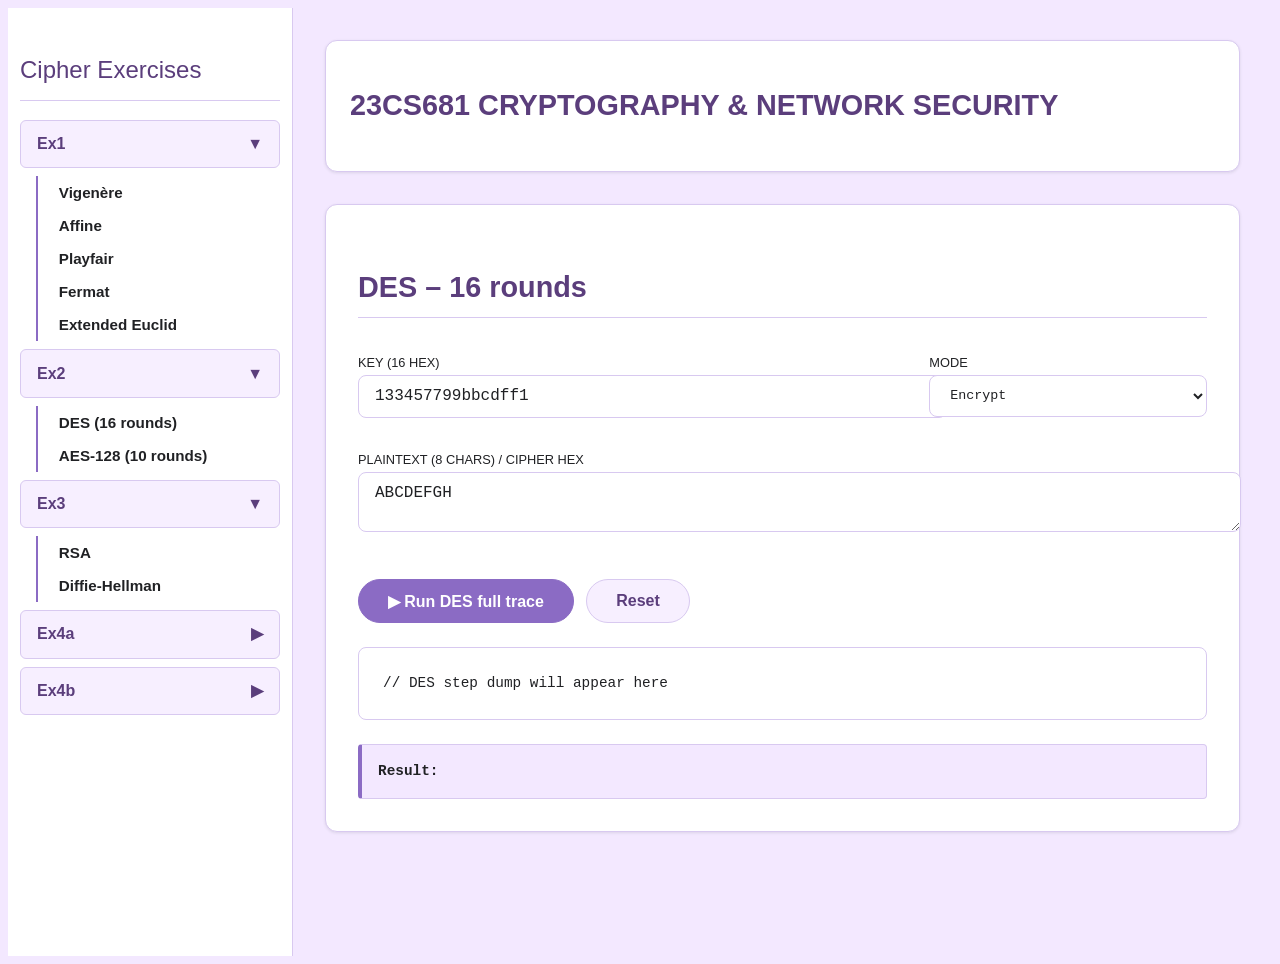
<file: index.html>
<!DOCTYPE html>
<html lang="en">
<head>
    <meta charset="UTF-8">
    <meta name="viewport" content="width=device-width, initial-scale=1.0">
    <title>DES · AES · Classical · RSA · complete step‑by‑step</title>
    <style>
        body {
            background: #f3e8ff;
            font-family: 'Roboto', sans-serif;
            color: #202124;
            line-height: 1.5;
        }
        .app {
            display: flex;
            max-width: 1600px;
            margin: 0 auto;
        }
        .sidebar {
            width: 260px;
            background: #ffffff;
            border-right: 1px solid #d8c9f0;
            padding: 1.5rem 0.75rem;
            flex-shrink: 0;
            height: 100vh;
            overflow-y: auto;
            position: sticky;
            top: 0;
        }
        .sidebar h2 {
            color: #5b3e7c;
            border-bottom: 1px solid #d8c9f0;
            padding-bottom: 0.75rem;
            margin-bottom: 1.2rem;
            font-weight: 500;
        }
        .ex-header {
            background: #f7efff;
            border: 1px solid #d8c9f0;
            padding: 0.7rem 1rem;
            border-radius: 6px;
            display: flex;
            justify-content: space-between;
            cursor: pointer;
            margin: 0.5rem 0;
            font-weight: 600;
            color: #5b3e7c;
        }
        .submenu {
            margin-left: 1rem;
            border-left: 2px solid #8b6bc4;
            padding-left: 0.5rem;
            display: none;
        }
        .submenu.show { display: block; }
        .cipher-btn {
            width: 100%;
            background: transparent;
            border: none;
            text-align: left;
            padding: 0.5rem 0.8rem;
            color: #202124;
            border-radius: 4px;
            cursor: pointer;
            font-size: 0.95rem;
        }
        .cipher-btn:hover { background: #ede2ff; color: #5b3e7c; }
        .cipher-btn.active {
            background: #ede2ff;
            border-left: 4px solid #8b6bc4;
            color: #5b3e7c;
        }
        .main {
            flex: 1;
            padding: 2rem;
            max-width: 1200px;
        }
        .header-panel {
            background: #ffffff;
            border: 1px solid #d8c9f0;
            padding: 1.5rem;
            border-radius: 12px;
            margin-bottom: 2rem;
            box-shadow: 0 1px 3px rgba(60, 64, 67, 0.12);
        }
        .header-panel h1 { color: #5b3e7c; font-size: 1.8rem; font-weight: 600; }
        .header-row { display: flex; gap: 2rem; color: #5f6368; margin-top: 0.5rem; }
        .cipher-box {
            background: #ffffff;
            border: 1px solid #d8c9f0;
            padding: 2rem;
            border-radius: 12px;
            margin-top: 1.5rem;
            display: none;
            box-shadow: 0 1px 3px rgba(60, 64, 67, 0.12);
        }
        .cipher-box.active { display: block; }
        h3 { color: #5b3e7c; font-size: 1.8rem; margin-bottom: 1.2rem; border-bottom: 1px solid #d8c9f0; padding-bottom: 0.5rem; }
        label { display: block; color: #202124; text-transform: uppercase; font-size: 0.8rem; margin: 1rem 0 0.2rem; }
        input, textarea {
            width: 100%;
            padding: 0.75rem;
            border: 1px solid #d8c9f0;
            border-radius: 4px;
            font-size: 1rem;
            margin-bottom: 1rem;
            background: #ffffff;
        }
        .btn-group {
            display: flex;
            gap: 1rem;
            margin-top: 1rem;
        }
        button {
            padding: 0.75rem 1.5rem;
            border: none;
            border-radius: 4px;
            cursor: pointer;
            font-size: 1rem;
            font-weight: 500;
            background: #f7efff;
            color: #5b3e7c;
        }
        .primary {
            background: #8b6bc4;
            color: #ffffff;
        }
        .primary:hover { background: #7b5bbf; }
        .steps-panel, .result-box {
            background: #ffffff;
            border: 1px solid #d8c9f0;
            padding: 1rem;
            border-radius: 4px;
            margin-top: 1rem;
            font-family: 'Courier New', monospace;
            font-size: 0.9rem;
            white-space: pre-wrap;
            max-height: 400px;
            overflow-y: auto;
        }
        .matrix-cell {
            display: inline-block;
            width: 30px;
            height: 30px;
            border: 1px solid #d8c9f0;
            text-align: center;
            line-height: 30px;
            margin: 2px;
            background: #ffffff;
            border-radius: 4px;
        }
        input, textarea, select {
            width: 100%;
            background: #ffffff;
            border: 1px solid #d8c9f0;
            color: #202124;
            padding: 0.7rem 1rem;
            border-radius: 8px;
            font-family: 'Courier New', monospace;
        }
        .btn-group { display: flex; gap: 0.8rem; flex-wrap: wrap; margin: 1.5rem 0; }
        button {
            background: #f7efff;
            border: 1px solid #d8c9f0;
            color: #5b3e7c;
            padding: 0.7rem 1.8rem;
            border-radius: 30px;
            font-weight: 600;
            cursor: pointer;
        }
        button.primary { background: #8b6bc4; border-color: #8b6bc4; color: white; }
        .steps-panel {
            background: #ffffff;
            border: 1px solid #d8c9f0;
            border-radius: 8px;
            padding: 1.5rem;
            font-family: 'Courier New', monospace;
            white-space: pre-wrap;
            line-height: 1.6;
            max-height: 700px;
            overflow: auto;
            margin: 1.5rem 0;
        }
        .result-box {
            background: #f3e8ff;
            border-left: 4px solid #8b6bc4;
            padding: 1rem;
            font-weight: bold;
        }
        .matrix-display {
            display: grid;
            grid-template-columns: repeat(4, 1fr);
            gap: 6px;
            background: #f7efff;
            padding: 10px;
            border-radius: 8px;
            margin: 8px 0;
            font-family: 'Courier New', monospace;
        }
        .matrix-cell {
            background: #ffffff;
            border: 1px solid #d8c9f0;
            text-align: center;
            padding: 4px;
            border-radius: 4px;
        }
        .key-row { background: #f3e8ff; padding: 0.8rem; margin: 0.5rem 0; border-left: 6px solid #8b6bc4; }
        table { width: 100%; border-collapse: collapse; margin: 10px 0; background: #ffffff; }
        th, td { border: 1px solid #cbd5e1; padding: 6px; text-align: center; color: #1e293b; }
        th { background: #ece0ff; }
    </style>
</head>
<body>
<div class="app">
    <div class="sidebar">
        <h2> Cipher Exercises</h2>
        <div class="ex-group">
            <div class="ex-header" onclick="toggleSub(this)">Ex1<span class="arrow">▼</span></div>
            <div class="submenu show">
                <button class="cipher-btn" onclick="showCipher('vigenere')">Vigenère</button>
                <button class="cipher-btn" onclick="showCipher('affine')">Affine</button>
                <button class="cipher-btn" onclick="showCipher('playfair')">Playfair</button>
                <button class="cipher-btn" onclick="showCipher('fermat')">Fermat</button>
                <button class="cipher-btn" onclick="showCipher('euclid')">Extended Euclid</button>
            </div>
        </div>
        <div class="ex-group">
            <div class="ex-header" onclick="toggleSub(this)">Ex2<span class="arrow">▼</span></div>
            <div class="submenu show">
                <button class="cipher-btn" onclick="showCipher('des')">DES (16 rounds)</button>
                <button class="cipher-btn" onclick="showCipher('aes')">AES-128 (10 rounds)</button>
            </div>
        </div>
        <div class="ex-group">
            <div class="ex-header" onclick="toggleSub(this)">Ex3<span class="arrow">▼</span></div>
            <div class="submenu show">
                <!-- Replaced the two placeholder buttons with one full RSA button -->
                <button class="cipher-btn" onclick="showCipher('rsa')">RSA </button>
            </div>
            <div class="submenu show">
                <button class="cipher-btn" onclick="showCipher('diffie')">Diffie-Hellman</button>
            </div>
        </div>
                <div class="ex-group">
            <div class="ex-header" onclick="toggleSub(this)">Ex4a <span class="arrow">▶</span></div>
            <div class="submenu">
                <button class="cipher-btn" onclick="showCipher('md5')">MD5</button>
            </div>
        </div>
        <div class="ex-group">
            <div class="ex-header" onclick="toggleSub(this)">Ex4b <span class="arrow">▶</span></div>
            <div class="submenu">
                <button class="cipher-btn" onclick="showCipher('cmac')">CMAC</button>
            </div>
            
        </div>


    </div>

    <div class="main">
        <div class="header-panel">
            <h1>23CS681 CRYPTOGRAPHY & NETWORK SECURITY</h1>
                </div>

        <!-- ========== EX1: CLASSICAL  ========== -->
        <!-- Vigenère -->
        <div id="vigenere-box" class="cipher-box">
            <h3>Vigenère Cipher</h3>
            <label>Plaintext</label><input id="vig-text" value="CIPHER">
            <label>Key (letters only)</label><input id="vig-key" value="KEY">
            <button class="primary" onclick="vigenereEncrypt()">Encrypt</button>
            <button onclick="vigenereDecrypt()">Decrypt</button>
            <div id="vig-steps" class="steps-panel">// Vigenère steps</div>
            <div id="vig-out" class="result-box">Result: </div>
        </div>

        <!-- Affine -->
        <div id="affine-box" class="cipher-box">
            <h3>Affine Cipher (encrypt only)</h3>
            <label>a (must be coprime to 26)</label><input id="aff-a" value="9">
            <label>b</label><input id="aff-b" value="6">
            <label>Plaintext (A-Z)</label><textarea id="aff-text" rows="2">HELLO</textarea>
            <button class="primary" onclick="affineEncrypt()">Encrypt</button>
            <div id="aff-steps" class="steps-panel">// Affine steps</div>
            <div id="aff-out" class="result-box">Result: </div>
        </div>

        <!-- Playfair -->
        <div id="playfair-box" class="cipher-box">
            <h3>Playfair Cipher (5x5 matrix)</h3>
            <label>Keyword</label><input id="pf-key" value="MONARCHY">
            <label>Plaintext (A-Z, no J)</label><textarea id="pf-text" rows="2">INSTRUMENTS</textarea>
            <button class="primary" onclick="playfairEncrypt()">Encrypt</button>
            <div id="pf-matrix" class="matrix-display"></div>
            <div id="pf-steps" class="steps-panel">// Playfair steps</div>
            <div id="pf-out" class="result-box">Result: </div>
        </div>

        <!-- Fermat -->
        <div id="fermat-box" class="cipher-box">
            <h3>Fermat's Little Theorem</h3>
            <label>Prime p</label><input id="fer-p" value="13">
            <label>Integer a (not multiple of p)</label><input id="fer-a" value="5">
            <button class="primary" onclick="fermatCalc()">Compute a^(p-1) mod p</button>
            <div id="fer-steps" class="steps-panel">// Fermat steps</div>
            <div id="fer-out" class="result-box">Result: </div>
        </div>

        <!-- Extended Euclid -->
        <div id="euclid-box" class="cipher-box">
            <h3>Extended Euclidean Algorithm</h3>
            <label>a</label><input id="euc-a" value="5432">
            <label>b</label><input id="euc-b" value="46">
            <button class="primary" onclick="computeEuclid()">Compute GCD & coefficients</button>
            <div id="euc-steps" class="steps-panel">// Extended Euclid steps</div>
            <div id="euc-out" class="result-box">Result: </div>
        </div>

        <!-- ========== EX2: DES  ========== -->
        <div id="des-box" class="cipher-box active">
            <h3>DES – 16 rounds </h3>
            <div style="display:flex; gap:1rem;">
                <div style="flex:2"><label>Key (16 hex)</label><input id="des-key" value="133457799bbcdff1"></div>
                <div style="flex:1"><label>Mode</label><select id="des-mode"><option value="encrypt">Encrypt</option><option value="decrypt">Decrypt</option></select></div>
            </div>
            <label>Plaintext (8 chars) / cipher hex</label><textarea id="des-input" rows="2">ABCDEFGH</textarea>
            <div class="btn-group">
                <button class="primary" onclick="runDesFullTrace()">▶ Run DES full trace</button>
                <button onclick="resetDesTrace()">Reset</button>
            </div>
            <div id="des-steps" class="steps-panel">// DES step dump will appear here</div>
            <div id="des-out" class="result-box">Result: </div>
        </div>

        <!-- ========== EX2: AES-128  ========== -->
        <div id="aes-box" class="cipher-box">
            <h3>AES-128 – 10 rounds </h3>
            <div style="display:flex; gap:1rem;">
                <div style="flex:2"><label>Key (32 hex)</label><input id="aes-key" value="2b7e151628aed2a6abf7158809cf4f3c"></div>
                <div style="flex:1"><label>Mode</label><select id="aes-mode"><option value="encrypt">Encrypt</option><option value="decrypt">Decrypt</option></select></div>
            </div>
            <label>Plaintext (16 bytes) / cipher hex</label><textarea id="aes-input" rows="2">Hello, AES-128!</textarea>
            <div class="btn-group">
                <button class="primary" onclick="runAesFullTrace()">▶ Run AES full trace</button>
                <button onclick="resetAesTrace()">Reset</button>
            </div>
            <div id="aes-steps" class="steps-panel">// AES step dump (matrix & MixColumns detail) will appear here</div>
            <div id="aes-out" class="result-box">Result: </div>
        </div>

        <!-- ========== EX3: RSA  ========== -->
        <div id="rsa-box" class="cipher-box">
            <h3>RSA </h3>
            <label>Prime p</label><input id="rsa-p" value="61">
            <label>Prime q</label><input id="rsa-q" value="53">
            <label>Select e (coprime to φ)</label><input id="rsa-e" value="17">
            <label>Message (number or text)</label><textarea id="rsa-m" rows="2">HELLO</textarea>
            <button class="primary" onclick="runRSA()">▶ Run RSA full trace</button>
            <div id="rsa-steps" class="steps-panel">// RSA steps will appear here</div>
            <div id="rsa-out" class="result-box">Result: </div>
        </div>

        <!-- ========== EX4: DIFFIE-HELLMAN ========== -->
        <div id="diffie-box" class="cipher-box">
            <h3>Diffie-Hellman Key Exchange</h3>
            <label>Public Prime (P)</label><input id="dh-p" value="23">
            <label>Primitive Root (G)</label><input id="dh-g" value="5">
            <label>Alice's Private Key (a)</label><input id="dh-a" value="6">
            <label>Bob's Private Key (b)</label><input id="dh-b" value="15">
            <div class="btn-group">
                <button class="primary" onclick="runDiffieHellman()">Exchange Keys</button>
                <button onclick="resetDiffieHellman()">Reset</button>
            </div>
            <div id="dh-steps" class="steps-panel">// Diffie-Hellman steps will appear here</div>
            <div id="dh-out" class="result-box">Result: </div>
        </div>

        <!-- ========== EX4: CMAC ========== -->
        <div id="cmac-box" class="cipher-box">
            <h3>Message Authentication Code - CMAC</h3>
            <label>Message</label><input id="cmac-message" value="hello">
            <label>AES-128 Key (32 hex)</label><input id="cmac-key" value="2b7e151628aed2a6abf7158809cf4f3c">
            <div class="btn-group">
                <button class="primary" onclick="computeCMACUI()">Compute CMAC</button>
                <button onclick="resetCMAC()">Reset</button>
            </div>
            <div id="cmac-steps" class="steps-panel">// CMAC steps will appear here</div>
            <div id="cmac-out" class="result-box">Result: </div>
        </div>

        <!-- ========== EX5: MD5 ========== -->
        <div id="md5-box" class="cipher-box">
            <h3>MD5 Hash Function</h3>
            <label>Message</label><input id="md5-message" value="hello world">
            <div class="btn-group">
                <button class="primary" onclick="computeMD5UI()">Compute Hash</button>
                <button onclick="resetMD5()">Reset</button>
            </div>
            <div id="md5-steps" class="steps-panel">// MD5 steps will appear here</div>
            <div id="md5-out" class="result-box">Result: </div>
        </div>
    </div>
</div>

<script>
    // ---------- SIDEBAR HELPERS ----------
    function toggleSub(header) {
        let s = header.nextElementSibling;
        s.classList.toggle('show');
        header.querySelector('.arrow').textContent = s.classList.contains('show') ? '▼' : '▶';
    }
    function showCipher(name) {
        document.querySelectorAll('.cipher-box').forEach(b => b.classList.remove('active'));
        document.getElementById(name + '-box')?.classList.add('active');
        document.querySelectorAll('.cipher-btn').forEach(b => b.classList.remove('active'));
        event.target.classList.add('active');
        let names = {
            vigenere: 'Vigenère', affine: 'Affine', playfair: 'Playfair',
            fermat: 'Fermat', euclid: 'Euclid', des: 'DES (full trace)', aes: 'AES-128', cmac: 'CMAC',
            rsa: 'RSA (full step‑by‑step)', md5: 'MD5 Hash Function'
        };
        document.getElementById('current-ex').innerText =
            name === 'diffie' ? 'Diffie-Hellman Key Exchange' : (names[name] || name);
    }

    // ############################################################
    // # EX1: CLASSICAL CIPHERS 
    // ############################################################

    // ---------- Vigenère ----------
    function vigenereEncrypt() {
        let text = document.getElementById('vig-text').value.toUpperCase().replace(/[^A-Z]/g, '');
        let key = document.getElementById('vig-key').value.toUpperCase().replace(/[^A-Z]/g, '');
        if (!key) { alert('Invalid key'); return; }
        let steps = 'Vigenère encryption:\nText: ' + text + '\nKey: ' + key + '\n\n';
        let result = '';
        for (let i = 0; i < text.length; i++) {
            let t = text.charCodeAt(i) - 65;
            let k = key.charCodeAt(i % key.length) - 65;
            let c = (t + k) % 26;
            result += String.fromCharCode(c + 65);
            steps += `${text[i]} (${t}) + ${key[i % key.length]} (${k}) = ${c} → ${result[i]}\n`;
        }
        document.getElementById('vig-steps').innerText = steps;
        document.getElementById('vig-out').innerText = 'Ciphertext: ' + result;
    }
    function vigenereDecrypt() {
        let text = document.getElementById('vig-text').value.toUpperCase().replace(/[^A-Z]/g, '');
        let key = document.getElementById('vig-key').value.toUpperCase().replace(/[^A-Z]/g, '');
        if (!key) { alert('Invalid key'); return; }
        let steps = 'Vigenère decryption:\nCipher: ' + text + '\nKey: ' + key + '\n\n';
        let result = '';
        for (let i = 0; i < text.length; i++) {
            let c = text.charCodeAt(i) - 65;
            let k = key.charCodeAt(i % key.length) - 65;
            let p = (c - k + 26) % 26;
            result += String.fromCharCode(p + 65);
            steps += `${text[i]} (${c}) - ${key[i % key.length]} (${k}) = ${p} → ${result[i]}\n`;
        }
        document.getElementById('vig-steps').innerText = steps;
        document.getElementById('vig-out').innerText = 'Plaintext: ' + result;
    }

    // ---------- Affine ----------
    function affineEncrypt() {
        let a = parseInt(document.getElementById('aff-a').value);
        let b = parseInt(document.getElementById('aff-b').value);
        let text = document.getElementById('aff-text').value.toUpperCase().replace(/[^A-Z]/g, '');
        if (!text) return;
        function gcd(x,y) { return y ? gcd(y, x % y) : x; }
        if (gcd(a,26) !== 1) { alert('a must be coprime to 26'); return; }
        let steps = `Affine encryption: E(x) = (${a}*x + ${b}) mod 26\n\n`;
        let result = '';
        for (let i = 0; i < text.length; i++) {
            let x = text.charCodeAt(i) - 65;
            let val = (a * x + b) % 26;
            result += String.fromCharCode(val + 65);
            steps += `${text[i]} (x=${x}) → (${a}*${x}+${b}) mod 26 = ${val} → ${result[i]}\n`;
        }
        document.getElementById('aff-steps').innerText = steps;
        document.getElementById('aff-out').innerText = 'Ciphertext: ' + result;
    }

    // ---------- Playfair ----------
    function playfairEncrypt() {
        let key = document.getElementById('pf-key').value.toUpperCase().replace(/[^A-Z]/g, '').replace(/J/g, 'I');
        let plain = document.getElementById('pf-text').value.toUpperCase().replace(/[^A-Z]/g, '').replace(/J/g, 'I');
        if (!key || !plain) return;

        let seen = new Set();
        let matrix = [];
        let all = key + 'ABCDEFGHIKLMNOPQRSTUVWXYZ';
        for (let ch of all) {
            if (!seen.has(ch) && ch >= 'A' && ch <= 'Z' && ch !== 'J') {
                seen.add(ch);
                matrix.push(ch);
            }
        }
        let matHtml = '';
        for (let r = 0; r < 5; r++) {
            for (let c = 0; c < 5; c++) {
                matHtml += `<div class="matrix-cell">${matrix[r*5 + c]}</div>`;
            }
        }
        document.getElementById('pf-matrix').innerHTML = matHtml;

        let pairs = [];
        for (let i = 0; i < plain.length; i += 2) {
            let a = plain[i];
            let b = (i+1 < plain.length) ? plain[i+1] : 'X';
            if (a === b) b = 'X';
            pairs.push([a, b]);
        }

        let steps = 'Playfair matrix built.\n\nDigraphs:\n';
        let result = '';
        for (let [a,b] of pairs) {
            steps += `${a}${b} → `;
            let r1 = Math.floor(matrix.indexOf(a)/5), c1 = matrix.indexOf(a)%5;
            let r2 = Math.floor(matrix.indexOf(b)/5), c2 = matrix.indexOf(b)%5;
            let na, nb;
            if (r1 === r2) {
                na = matrix[r1*5 + (c1+1)%5];
                nb = matrix[r2*5 + (c2+1)%5];
            } else if (c1 === c2) {
                na = matrix[((r1+1)%5)*5 + c1];
                nb = matrix[((r2+1)%5)*5 + c2];
            } else {
                na = matrix[r1*5 + c2];
                nb = matrix[r2*5 + c1];
            }
            result += na + nb;
            steps += `${na}${nb}\n`;
        }
        document.getElementById('pf-steps').innerText = steps;
        document.getElementById('pf-out').innerText = 'Ciphertext: ' + result;
    }

    // ---------- Fermat ----------
    function fermatCalc() {
        let p = parseInt(document.getElementById('fer-p').value);
        let a = parseInt(document.getElementById('fer-a').value);
        if (p <= 1 || a % p === 0) { alert('p must be prime, a not multiple of p'); return; }
        let steps = `Fermat: a^(p-1) ≡ 1 (mod p) for prime p\np = ${p}, a = ${a}\n\n`;
        let exp = p-1;
        let result = 1;
        let base = a % p;
        let e = exp;
        steps += `Computing ${a}^${exp} mod ${p} using repeated squaring:\n`;
        while (e > 0) {
            if (e & 1) result = (result * base) % p;
            base = (base * base) % p;
            e >>= 1;
        }
        steps += `Result: ${a}^${exp} mod ${p} = ${result}\n`;
        if (result === 1) steps += `\n✓ Fermat holds: ${a}^(${p}-1) ≡ 1 (mod ${p})`;
        else steps += `\n✗ Not 1 – but p may not be prime.`;
        document.getElementById('fer-steps').innerText = steps;
        document.getElementById('fer-out').innerText = `${a}^${p-1} mod ${p} = ${result}`;
    }

    // ---------- Extended Euclid ----------
    function computeEuclid() {
        let a = parseInt(document.getElementById('euc-a').value);
        let b = parseInt(document.getElementById('euc-b').value);
        if (a < 0 || b < 0) { alert('positive integers only'); return; }
        let steps = `Extended Euclidean Algorithm for (${a}, ${b})\n\n`;
        let r0 = a, r1 = b, s0 = 1, s1 = 0, t0 = 0, t1 = 1;
        steps += `i\tr\tq\ts\tt\n`;
        steps += `0\t${r0}\t\t${s0}\t${t0}\n`;
        steps += `1\t${r1}\t\t${s1}\t${t1}\n`;
        let i = 2;
        while (r1 !== 0) {
            let q = Math.floor(r0 / r1);
            let r2 = r0 % r1;
            let s2 = s0 - q * s1;
            let t2 = t0 - q * t1;
            steps += `${i}\t${r2}\t${q}\t${s2}\t${t2}\n`;
            r0 = r1; r1 = r2; s0 = s1; s1 = s2; t0 = t1; t1 = t2;
            i++;
        }
        steps += `\nGCD = ${r0}\n`;
        steps += `Coefficients: s = ${s0}, t = ${t0}\n`;
        steps += `Check: ${a}*${s0} + ${b}*${t0} = ${a*s0 + b*t0}`;
        document.getElementById('euc-steps').innerText = steps;
        document.getElementById('euc-out').innerText = `GCD(${a},${b}) = ${r0}`;
    }

    // ############################################################
    // # EX2: DES 
    // ############################################################
    const DES_IP = [58,50,42,34,26,18,10,2,60,52,44,36,28,20,12,4,62,54,46,38,30,22,14,6,64,56,48,40,32,24,16,8,57,49,41,33,25,17,9,1,59,51,43,35,27,19,11,3,61,53,45,37,29,21,13,5,63,55,47,39,31,23,15,7];
    const DES_FP = [40,8,48,16,56,24,64,32,39,7,47,15,55,23,63,31,38,6,46,14,54,22,62,30,37,5,45,13,53,21,61,29,36,4,44,12,52,20,60,28,35,3,43,11,51,19,59,27,34,2,42,10,50,18,58,26,33,1,41,9,49,17,57,25];
    const DES_E = [32,1,2,3,4,5,4,5,6,7,8,9,8,9,10,11,12,13,12,13,14,15,16,17,16,17,18,19,20,21,20,21,22,23,24,25,24,25,26,27,28,29,28,29,30,31,32,1];
    const DES_P = [16,7,20,21,29,12,28,17,1,15,23,26,5,18,31,10,2,8,24,14,32,27,3,9,19,13,30,6,22,11,4,25];
    const PC1 = [57,49,41,33,25,17,9,1,58,50,42,34,26,18,10,2,59,51,43,35,27,19,11,3,60,52,44,36,63,55,47,39,31,23,15,7,62,54,46,38,30,22,14,6,61,53,45,37,29,21,13,5,28,20,12,4];
    const PC2 = [14,17,11,24,1,5,3,28,15,6,21,10,23,19,12,4,26,8,16,7,27,20,13,2,41,52,31,37,47,55,30,40,51,45,33,48,44,49,39,56,34,53,46,42,50,36,29,32];
    const SHIFTS = [1,1,2,2,2,2,2,2,1,2,2,2,2,2,2,1];

    function hex2bin(hex, bits) { return parseInt(hex,16).toString(2).padStart(bits,'0'); }

    function runDesFullTrace() {
        let key = document.getElementById('des-key').value.trim();
        let input = document.getElementById('des-input').value.trim();
        let mode = document.getElementById('des-mode').value;
        let steps = " DES FULL TRACE \n";
        steps += "\n>>> KEY SCHEDULE (16 subkeys) <<<\n";
        let keyBin = '';
        for(let i=0; i<16; i+=2) keyBin += hex2bin(key.substr(i,2),8);
        steps += `Key bits (64): ${keyBin.match(/.{1,8}/g).join(' ')}\n`;
        let key56 = PC1.map(i=>keyBin[i-1]).join('');
        steps += `After PC‑1 (56 bits): ${key56.match(/.{1,7}/g).join(' ')}\n`;
        let C = key56.slice(0,28), D = key56.slice(28);
        steps += `C0 = ${C} , D0 = ${D}\n`;
        let subkeys = [];
        for(let r=1; r<=16; r++) {
            C = C.slice(SHIFTS[r-1]) + C.slice(0,SHIFTS[r-1]);
            D = D.slice(SHIFTS[r-1]) + D.slice(0,SHIFTS[r-1]);
            let combined = C+D;
            let key48 = PC2.map(i=>combined[i-1]).join('');
            subkeys.push(key48);
            steps += `Round ${r.toString().padStart(2)} shift ${SHIFTS[r-1]} → C${r} D${r} PC2 → subkey: ${key48.match(/.{1,6}/g).join(' ')}\n`;
        }
        steps += "\n\n>>> ENCRYPTION ROUNDS (IP, 16 rounds, FP) <<<\n";
        let pt = input.padEnd(8,'\0').split('').map(c=>c.charCodeAt(0).toString(2).padStart(8,'0')).join('');
        steps += `Plaintext bits (ASCII): ${pt.match(/.{1,8}/g).join(' ')}\n`;
        let block = DES_IP.map(i=>pt[i-1]).join('');
        steps += `After IP: ${block.match(/.{1,8}/g).join(' ')}\n`;
        let L = block.slice(0,32), R = block.slice(32);
        steps += `L0 = ${L.match(/.{1,8}/g).join(' ')}\nR0 = ${R.match(/.{1,8}/g).join(' ')}\n`;
        for(let r=1; r<=16; r++) {
            let key48 = subkeys[r-1];
            steps += `\n----- ROUND ${r} -----\n`;
            let exp = DES_E.map(i=>R[i-1]).join('');
            steps += `Expanded R: ${exp.match(/.{1,6}/g).join(' ')}\n`;
            let xor = '';
            for(let i=0;i<48;i++) xor += exp[i] ^ key48[i];
            steps += `XOR K${r} : ${xor.match(/.{1,6}/g).join(' ')}\n`;
            let sOut = '';
            for(let box=0; box<8; box++) {
                let seg = xor.slice(box*6, box*6+6);
                let row = parseInt(seg[0]+seg[5],2);
                let col = parseInt(seg.slice(1,5),2);
                let val = (row*16 + col) % 16;
                sOut += val.toString(2).padStart(4,'0');
                steps += ` S${box+1} input=${seg} row=${row} col=${col} → output ${val.toString(16).toUpperCase()} (${val.toString(2).padStart(4,'0')})\n`;
            }
            steps += `S‑box out (32 bits): ${sOut.match(/.{1,4}/g).join(' ')}\n`;
            let pOut = DES_P.map(i=>sOut[i-1]).join('');
            steps += `After P: ${pOut.match(/.{1,8}/g).join(' ')}\n`;
            let newR = '';
            for(let i=0;i<32;i++) newR += L[i] ^ pOut[i];
            steps += `XOR with L → new R = ${newR.match(/.{1,8}/g).join(' ')}\n`;
            L = R; R = newR;
            steps += `L${r} = ${L.match(/.{1,8}/g).join(' ')}\nR${r} = ${R.match(/.{1,8}/g).join(' ')}\n`;
        }
        let preFinal = R + L;
        steps += `\nBefore FP (R16+L16): ${preFinal.match(/.{1,8}/g).join(' ')}\n`;
        let cipherBits = DES_FP.map(i=>preFinal[i-1]).join('');
        steps += `After FP: ${cipherBits.match(/.{1,8}/g).join(' ')}\n`;
        let cipherHex = '';
        for(let i=0;i<64;i+=4) cipherHex += parseInt(cipherBits.slice(i,i+4),2).toString(16);
        steps += `\n FINAL CIPHERTEXT (hex): ${cipherHex} \n`;
        document.getElementById('des-steps').innerText = steps;
        document.getElementById('des-out').innerText = 'Ciphertext: ' + cipherHex;
    }
    function resetDesTrace() {
        document.getElementById('des-key').value = '133457799bbcdff1';
        document.getElementById('des-input').value = 'ABCDEFGH';
        document.getElementById('des-mode').value = 'encrypt';
        document.getElementById('des-steps').innerText = '// DES step dump will appear here';
        document.getElementById('des-out').innerText = 'Result: ';
    }

    // ############################################################
    // # EX4: AES-CMAC
    // ############################################################
    function xorByteBlocks(a, b) {
        return a.map((value, index) => value ^ b[index]);
    }

    function leftShift128(block) {
        let out = new Array(16).fill(0);
        let carry = 0;
        for (let i = 15; i >= 0; i--) {
            out[i] = ((block[i] << 1) & 0xff) | carry;
            carry = (block[i] & 0x80) ? 1 : 0;
        }
        return out;
    }

    function generateAesCmacSubkeys(keyBytes) {
        let zeroBlock = new Array(16).fill(0);
        let l = aesEncryptBlock128(zeroBlock, keyBytes);
        let k1 = leftShift128(l);
        if (l[0] & 0x80) k1[15] ^= 0x87;

        let k2 = leftShift128(k1);
        if (k1[0] & 0x80) k2[15] ^= 0x87;

        return { l, k1, k2 };
    }

    function padCmacBlock(block) {
        let padded = block.slice();
        padded.push(0x80);
        while (padded.length < 16) padded.push(0x00);
        return padded;
    }

    function computeCMAC(message, keyHex) {
        if (!/^[0-9a-fA-F]{32}$/.test(keyHex)) {
            throw new Error('AES-128 key must be exactly 32 hexadecimal characters.');
        }

        let keyBytes = hexToBytes(keyHex);
        let msgBytes = Array.from(new TextEncoder().encode(message));
        let steps = [];
        let subkeys = generateAesCmacSubkeys(keyBytes);
        let blockCount = Math.ceil(msgBytes.length / 16) || 1;
        let blocks = [];

        steps.push('Message authentication code');
        steps.push('CMAC');
        steps.push('');
        steps.push('Aim: To implement AES based message authentication code.');
        steps.push('');
        steps.push(`Message bytes: ${msgBytes.length ? bytesToHex(msgBytes) : '(empty)'}`);
        steps.push(`AES key: ${keyHex.toLowerCase()}`);
        steps.push('');
        steps.push(`L  = AES_K(0^128) = ${bytesToHex(subkeys.l)}`);
        steps.push(`K1 = ${bytesToHex(subkeys.k1)}`);
        steps.push(`K2 = ${bytesToHex(subkeys.k2)}`);

        for (let i = 0; i < blockCount; i++) {
            blocks.push(msgBytes.slice(i * 16, i * 16 + 16));
        }

        let last = blocks[blocks.length - 1];
        if (msgBytes.length > 0 && last.length === 16) {
            blocks[blocks.length - 1] = xorByteBlocks(last, subkeys.k1);
            steps.push('');
            steps.push('Final block is complete, so it is XORed with K1.');
        } else {
            let padded = padCmacBlock(last);
            blocks[blocks.length - 1] = xorByteBlocks(padded, subkeys.k2);
            steps.push('');
            steps.push(`Final block is padded with 80 then zeros: ${bytesToHex(padded)}`);
            steps.push('Padded final block is XORed with K2.');
        }

        let chainingValue = new Array(16).fill(0);

        for (let i = 0; i < blocks.length; i++) {
            let aesInput = xorByteBlocks(chainingValue, blocks[i]);
            chainingValue = aesEncryptBlock128(aesInput, keyBytes);

            steps.push('');
            steps.push(`Block ${i + 1}`);
            steps.push(`AES input : ${bytesToHex(aesInput)}`);
            steps.push(`AES output: ${bytesToHex(chainingValue)}`);
        }

        let cmacValue = bytesToHex(chainingValue);
        steps.push('');
        steps.push(`CMAC value: ${cmacValue}`);

        return { cmac: cmacValue, steps: steps.join('\n') };
    }

    function computeCMACUI() {
        try {
            let message = document.getElementById('cmac-message').value;
            let key = document.getElementById('cmac-key').value.trim();
            let result = computeCMAC(message, key);
            document.getElementById('cmac-steps').innerText = result.steps;
            document.getElementById('cmac-out').innerText = `Result: ${result.cmac}`;
        } catch (err) {
            alert(err.message);
        }
    }

    function resetCMAC() {
        document.getElementById('cmac-message').value = 'hello';
        document.getElementById('cmac-key').value = '2b7e151628aed2a6abf7158809cf4f3c';
        document.getElementById('cmac-steps').innerText = '// CMAC steps will appear here';
        document.getElementById('cmac-out').innerText = 'Result: ';
    }

    // ############################################################
    // # EX2: AES-128 
    // ############################################################
    const SBOX = [
        0x63,0x7c,0x77,0x7b,0xf2,0x6b,0x6f,0xc5,0x30,0x01,0x67,0x2b,0xfe,0xd7,0xab,0x76,
        0xca,0x82,0xc9,0x7d,0xfa,0x59,0x47,0xf0,0xad,0xd4,0xa2,0xaf,0x9c,0xa4,0x72,0xc0,
        0xb7,0xfd,0x93,0x26,0x36,0x3f,0xf7,0xcc,0x34,0xa5,0xe5,0xf1,0x71,0xd8,0x31,0x15,
        0x04,0xc7,0x23,0xc3,0x18,0x96,0x05,0x9a,0x07,0x12,0x80,0xe2,0xeb,0x27,0xb2,0x75,
        0x09,0x83,0x2c,0x1a,0x1b,0x6e,0x5a,0xa0,0x52,0x3b,0xd6,0xb3,0x29,0xe3,0x2f,0x84,
        0x53,0xd1,0x00,0xed,0x20,0xfc,0xb1,0x5b,0x6a,0xcb,0xbe,0x39,0x4a,0x4c,0x58,0xcf,
        0xd0,0xef,0xaa,0xfb,0x43,0x4d,0x33,0x85,0x45,0xf9,0x02,0x7f,0x50,0x3c,0x9f,0xa8,
        0x51,0xa3,0x40,0x8f,0x92,0x9d,0x38,0xf5,0xbc,0xb6,0xda,0x21,0x10,0xff,0xf3,0xd2,
        0xcd,0x0c,0x13,0xec,0x5f,0x97,0x44,0x17,0xc4,0xa7,0x7e,0x3d,0x64,0x5d,0x19,0x73,
        0x60,0x81,0x4f,0xdc,0x22,0x2a,0x90,0x88,0x46,0xee,0xb8,0x14,0xde,0x5e,0x0b,0xdb,
        0xe0,0x32,0x3a,0x0a,0x49,0x06,0x24,0x5c,0xc2,0xd3,0xac,0x62,0x91,0x95,0xe4,0x79,
        0xe7,0xc8,0x37,0x6d,0x8d,0xd5,0x4e,0xa9,0x6c,0x56,0xf4,0xea,0x65,0x7a,0xae,0x08,
        0xba,0x78,0x25,0x2e,0x1c,0xa6,0xb4,0xc6,0xe8,0xdd,0x74,0x1f,0x4b,0xbd,0x8b,0x8a,
        0x70,0x3e,0xb5,0x66,0x48,0x03,0xf6,0x0e,0x61,0x35,0x57,0xb9,0x86,0xc1,0x1d,0x9e,
        0xe1,0xf8,0x98,0x11,0x69,0xd9,0x8e,0x94,0x9b,0x1e,0x87,0xe9,0xce,0x55,0x28,0xdf,
        0x8c,0xa1,0x89,0x0d,0xbf,0xe6,0x42,0x68,0x41,0x99,0x2d,0x0f,0xb0,0x54,0xbb,0x16
    ];
    const RCON = [0x01,0x02,0x04,0x08,0x10,0x20,0x40,0x80,0x1b,0x36];

    function hexToBytes(h) { let b=[]; for(let i=0;i<h.length;i+=2) b.push(parseInt(h.substr(i,2),16)); return b; }
    function bytesToHex(b) { return b.map(x=>x.toString(16).padStart(2,'0')).join(''); }

    function matrixString(arr, title) {
        let s = title ? `\n${title} (col major):\n` : '';
        for(let row=0; row<4; row++) {
            s += ' [ ';
            for(let col=0; col<4; col++) {
                s += arr[row + 4*col].toString(16).padStart(2,'0') + ' ';
            }
            s += ']\n';
        }
        return s;
    }

    function mixColumn(col) {
        let a = col.slice();
        const xtime = (x) => ((x << 1) ^ ((x & 0x80) ? 0x1b : 0)) & 0xff;
        let b = [
            xtime(a[0]) ^ xtime(a[1]) ^ a[1] ^ a[2] ^ a[3],
            a[0] ^ xtime(a[1]) ^ xtime(a[2]) ^ a[2] ^ a[3],
            a[0] ^ a[1] ^ xtime(a[2]) ^ xtime(a[3]) ^ a[3],
            xtime(a[0]) ^ a[0] ^ a[1] ^ a[2] ^ xtime(a[3])
        ];
        return b;
    }

    function aesKeyExpansion128(keyBytes) {
        let w = [];
        for (let i = 0; i < 4; i++) w.push(keyBytes.slice(i * 4, i * 4 + 4));

        for (let i = 4; i < 44; i++) {
            let temp = w[i - 1].slice();
            if (i % 4 === 0) {
                temp = [temp[1], temp[2], temp[3], temp[0]];
                temp = temp.map(b => SBOX[b]);
                temp[0] ^= RCON[i / 4 - 1];
            }

            let newWord = [];
            for (let j = 0; j < 4; j++) newWord[j] = w[i - 4][j] ^ temp[j];
            w.push(newWord);
        }

        return w;
    }

    function aesShiftRows(state) {
        let shifted = new Array(16);
        for (let row = 0; row < 4; row++) {
            for (let col = 0; col < 4; col++) {
                shifted[row + 4 * col] = state[row + 4 * ((col + row) % 4)];
            }
        }
        return shifted;
    }

    function aesMixColumnsState(state) {
        let mixedState = new Array(16);
        for (let col = 0; col < 4; col++) {
            let colBytes = [state[4 * col], state[1 + 4 * col], state[2 + 4 * col], state[3 + 4 * col]];
            let mixed = mixColumn(colBytes);
            for (let row = 0; row < 4; row++) mixedState[row + 4 * col] = mixed[row];
        }
        return mixedState;
    }

    function aesEncryptBlock128(blockBytes, keyBytes) {
        if (blockBytes.length !== 16) throw new Error('AES block must be exactly 16 bytes.');
        if (keyBytes.length !== 16) throw new Error('AES-128 key must be exactly 16 bytes.');

        let w = aesKeyExpansion128(keyBytes);
        let state = blockBytes.slice();
        let roundKey = w.slice(0, 4).flat();

        for (let i = 0; i < 16; i++) state[i] ^= roundKey[i];

        for (let r = 1; r <= 10; r++) {
            for (let i = 0; i < 16; i++) state[i] = SBOX[state[i]];
            state = aesShiftRows(state);
            if (r < 10) state = aesMixColumnsState(state);

            roundKey = w.slice(r * 4, r * 4 + 4).flat();
            for (let i = 0; i < 16; i++) state[i] ^= roundKey[i];
        }

        return state;
    }

    function runAesFullTrace() {
        let keyHex = document.getElementById('aes-key').value.trim();
        let input = document.getElementById('aes-input').value.trim();
        let mode = document.getElementById('aes-mode').value;
        let steps = " AES-128 ENHANCED TRACE \n";

        steps += "\n>>> KEY EXPANSION (internal steps + subword/rotword/rcon) <<<\n";
        let keyBytes = hexToBytes(keyHex);
        let w = [];
        for(let i=0;i<4;i++) w.push(keyBytes.slice(i*4,i*4+4));
        steps += `Initial w[0..3] as 4 words:\n w0=${bytesToHex(w[0])} w1=${bytesToHex(w[1])} w2=${bytesToHex(w[2])} w3=${bytesToHex(w[3])}\n`;
        for(let i=4;i<44;i++) {
            let temp = w[i-1].slice();
            if(i%4===0) {
                let orig = temp.slice();
                temp = [temp[1],temp[2],temp[3],temp[0]];
                steps += ` rotword(${bytesToHex(orig)}) = ${bytesToHex(temp)}\n`;
                let beforeSub = temp.slice();
                temp = temp.map(b=>SBOX[b]);
                steps += ` subword(${bytesToHex(beforeSub)}) = ${bytesToHex(temp)}\n`;
                let rconVal = RCON[i/4-1];
                steps += ` rcon[${i/4}] = 0x${rconVal.toString(16).padStart(2,'0')}\n`;
                temp[0] ^= rconVal;
                steps += ` after XOR rcon: ${bytesToHex(temp)}\n`;
            }
            let newW = [];
            for(let j=0;j<4;j++) newW[j] = w[i-4][j] ^ temp[j];
            w.push(newW);
            steps += ` w[${i}] = w[${i-4}] XOR temp → ${bytesToHex(newW)}\n`;
        }
        steps += "\n>>> ROUND KEYS (11 rounds) <<<\n";
        for(let r=0;r<=10;r++) {
            let rk = w.slice(r*4, r*4+4).flat();
            steps += `round key ${r}: ${bytesToHex(rk)}\n`;
        }

        steps += "\n>>> ENCRYPTION PROCESS (10 rounds) with matrix state and MixColumns detail <<<\n";
        let ptBytes = new TextEncoder().encode(input.padEnd(16,'\0')).slice(0,16);
        steps += `Plaintext bytes: ${bytesToHex(Array.from(ptBytes))}\n`;
        let state = Array.from(ptBytes);
        steps += matrixString(state, "Initial state (column-major)");

        let roundKey = w.slice(0,4).flat();
        steps += `\nAddRoundKey 0 with key: ${bytesToHex(roundKey)}\n`;
        for(let i=0;i<16;i++) state[i] ^= roundKey[i];
        steps += matrixString(state, "After initial AddRoundKey");

        for(let r=1; r<=10; r++) {
            steps += `\n========== ROUND ${r} ==========\n`;

            let oldState = state.slice();
            for(let i=0;i<16;i++) state[i] = SBOX[state[i]];
            steps += `SubBytes (S-box):\n from: ${bytesToHex(oldState)}\n to : ${bytesToHex(state)}\n`;
            steps += matrixString(state, "After SubBytes");

            let afterSR = new Array(16);
            for(let row=0;row<4;row++) {
                for(let col=0;col<4;col++) {
                    afterSR[row + 4*col] = state[row + 4*((col + row) % 4)];
                }
            }
            steps += `ShiftRows:\n from: ${bytesToHex(state)}\n to : ${bytesToHex(afterSR)}\n`;
            steps += matrixString(afterSR, "After ShiftRows");

            if(r < 10) {
                let beforeMC = afterSR.slice();
                let afterMC = new Array(16);
                steps += `\n--- MixColumns detailed (each column) ---\n`;
                for(let col=0; col<4; col++) {
                    let colBytes = [beforeMC[0+4*col], beforeMC[1+4*col], beforeMC[2+4*col], beforeMC[3+4*col]];
                    let mixed = mixColumn(colBytes);
                    steps += ` column ${col} input : [${colBytes.map(b=>'0x'+b.toString(16).padStart(2,'0')).join(' ')}]\n`;
                    steps += ` output: [${mixed.map(b=>'0x'+b.toString(16).padStart(2,'0')).join(' ')}]\n`;
                    for(let row=0; row<4; row++) afterMC[row+4*col] = mixed[row];
                }
                steps += `MixColumns result: ${bytesToHex(afterMC)}\n`;
                state = afterMC;
                steps += matrixString(state, "After MixColumns");
            } else {
                state = afterSR;
            }

            roundKey = w.slice(r*4, r*4+4).flat();
            steps += `\nAddRoundKey ${r} with key: ${bytesToHex(roundKey)}\n`;
            for(let i=0;i<16;i++) state[i] ^= roundKey[i];
            steps += matrixString(state, `After AddRoundKey ${r}`);
        }

        let cipherHex = bytesToHex(state);
        steps += `\n FINAL CIPHERTEXT: ${cipherHex} \n`;
        document.getElementById('aes-steps').innerText = steps;
        document.getElementById('aes-out').innerText = 'Ciphertext: ' + cipherHex;
    }
    function resetAesTrace() {
        document.getElementById('aes-key').value = '2b7e151628aed2a6abf7158809cf4f3c';
        document.getElementById('aes-input').value = 'Hello, AES-128!';
        document.getElementById('aes-mode').value = 'encrypt';
        document.getElementById('aes-steps').innerText = '// AES step dump (matrix & MixColumns detail) will appear here';
        document.getElementById('aes-out').innerText = 'Result: ';
    }

    // ############################################################
    // # EX3: RSA 
    // ############################################################

    //  prime check
    function isPrime(num) {
        if (num <= 1) return false;
        for (let i = 2; i <= Math.sqrt(num); i++)
            if (num % i == 0) return false;
        return true;
    }

    // Euclidean division steps (returns HTML string)
    function gcdStepsHTML(a, b) {
        let html = "<h3 style='color:#a78bfa;'>Euclidean division steps</h3>";
        html += "<table><tr><th>a</th><th>b</th><th>q</th><th>r</th></tr>";
        let r0 = a, r1 = b;
        while (r1 != 0) {
            let q = Math.floor(r0 / r1);
            let r = r0 % r1;
            html += `<tr><td>${r0}</td><td>${r1}</td><td>${q}</td><td>${r}</td></tr>`;
            r0 = r1;
            r1 = r;
        }
        html += "</table>";
        return html;
    }

    // Extended Euclidean algorithm (returns HTML string with table and d)
    function extendedEuclidHTML(phi, e) {
        let r1 = phi, r2 = e;
        let s1 = 1, s2 = 0;
        let t1 = 0, t2 = 1;

        let html = "<h3 style='color:#a78bfa;'>Extended Euclidean table</h3>";
        html += "<table><tr><th>step</th><th>r</th><th>q</th><th>s</th><th>t</th></tr>";
        let step = 0;
        html += `<tr><td>${step}</td><td>${r1}</td><td>-</td><td>${s1}</td><td>${t1}</td></tr>`;
        step++;
        html += `<tr><td>${step}</td><td>${r2}</td><td>-</td><td>${s2}</td><td>${t2}</td></tr>`;

        while (r2 != 0) {
            let q = Math.floor(r1 / r2);
            let r = r1 - q * r2;
            let s = s1 - q * s2;
            let t = t1 - q * t2;
            step++;
            html += `<tr><td>${step}</td><td>${r}</td><td>${q}</td><td>${s}</td><td>${t}</td></tr>`;
            r1 = r2; r2 = r;
            s1 = s2; s2 = s;
            t1 = t2; t2 = t;
        }
        html += "</table>";
        // d is t1 (may be negative, adjust later)
        return { d: t1, html: html };
    }

    // Fast exponentiation with detailed steps (returns HTML string and final value)
    function fastExpDetailed(base, exp, mod) {
        let binary = exp.toString(2);
        let html = `<h4 style='color:#f59e0b;'>${base}^${exp} mod ${mod}</h4>`;
        html += `Binary of ${exp} = ${binary}<br><br>`;
        html += "<b>Step 1: Compute powers</b><br>";

        let current = BigInt(base) % BigInt(mod);
        let m = BigInt(mod);
        let powers = [];

        for (let i = 0; i < binary.length; i++) {
            let powerVal = (current % m).toString();
            powers.push(powerVal);
            html += `${base}^2^${i} mod ${mod} = ${powerVal}<br>`;
            current = (current * current) % m;
        }

        html += "<br><b>Step 2: Multiply selected powers</b><br>(";
        let final = 1n;
        for (let i = 0; i < binary.length; i++) {
            if (binary[binary.length - 1 - i] === "1") {
                html += powers[i] + " × ";
                final = (final * BigInt(powers[i])) % m;
            }
        }
        html = html.slice(0, -3); // remove trailing ' × '
        html += ") mod " + mod + "<br>";
        html += `<b>Final result = ${final.toString()}</b><br>`;
        return { value: Number(final), html: html };
    }

    function runRSA() {
        let p = parseInt(document.getElementById('rsa-p').value);
        let q = parseInt(document.getElementById('rsa-q').value);
        let e = parseInt(document.getElementById('rsa-e').value);
        let message = document.getElementById('rsa-m').value.trim();

        if (!isPrime(p) || !isPrime(q)) {
            alert("p and q must be prime numbers!");
            return;
        }

        let n = p * q;
        let phi = (p - 1) * (q - 1);

        let steps = "<span style='color:#a78bfa; font-size:1.4rem;'>RSA </span><br><br>";
        steps += `<b>1. Compute n</b> : n = ${p} × ${q} = ${n}<br>`;
        steps += `<b>2. Compute φ(n)</b> : φ = (${p}-1)(${q}-1) = ${phi}<br><br>`;
        steps += `<b>3. Check gcd(e, φ)</b> with e = ${e}<br>`;
        steps += gcdStepsHTML(phi, e);
        // check gcd result (we need to extract gcd from the last remainder of gcdSteps)
        // simpler: compute gcd directly
        let gcd = (a, b) => b === 0 ? a : gcd(b, a % b);
        if (gcd(phi, e) !== 1) {
            steps += "<br><span style='color:#f87171;'>e is not coprime with φ(n). Choose another e.</span>";
            document.getElementById('rsa-steps').innerHTML = steps;
            document.getElementById('rsa-out').innerText = 'Error: e not valid';
            return;
        }
        steps += `<br> gcd = 1 → e is valid.<br>`;

        steps += `<b>4. Find d (private exponent) using extended Euclid</b><br>`;
        let ee = extendedEuclidHTML(phi, e);
        let d = ee.d;
        if (d < 0) d += phi; // make positive
        steps += ee.html;
        steps += `<br>d = ${d} (after making positive)<br>`;
        steps += `<b>Public key</b> : (${e}, ${n})<br>`;
        steps += `<b>Private key</b>: (${d}, ${n})<br><br>`;

        // Determine if message is numeric or text
        let finalResultText = "";
        if (!isNaN(message) && message !== "") {
            // numeric message
            let M = parseInt(message);
            steps += `<h3 style='color:#a78bfa;'>Encryption (numeric)</h3>`;
            let enc = fastExpDetailed(M, e, n);
            steps += enc.html;
            steps += `<h3 style='color:#a78bfa;'>Decryption</h3>`;
            let dec = fastExpDetailed(enc.value, d, n);
            steps += dec.html;
            finalResultText = `Ciphertext: ${enc.value} → Decrypted: ${dec.value}`;
        } else {
            // text mode
            steps += `<h3 style='color:#a78bfa;'>TEXT MODE – processing each character</h3>`;
            let cipherChars = [];
            let plainChars = [];
            for (let i = 0; i < message.length; i++) {
                let ascii = message.charCodeAt(i);
                steps += `<hr><b>Character '${message[i]}' (ASCII ${ascii})</b><br>`;
                let enc = fastExpDetailed(ascii, e, n);
                steps += enc.html;
                let dec = fastExpDetailed(enc.value, d, n);
                steps += dec.html;
                cipherChars.push(enc.value);
                plainChars.push(String.fromCharCode(dec.value));
            }
            let cipherText = cipherChars.join(' ');
            let recovered = plainChars.join('');
            steps += `<hr><b>Final cipher values</b> : ${cipherText}<br>`;
            steps += `<b>Recovered text</b> : ${recovered}<br>`;
            finalResultText = `Ciphertext (numbers): ${cipherText} → Decrypted text: ${recovered}`;
        }

        document.getElementById('rsa-steps').innerHTML = steps;
        document.getElementById('rsa-out').innerText = 'Result: ' + finalResultText;
    }

    function modPow(base, exp, mod) {
        let result = 1n;
        let b = BigInt(base) % BigInt(mod);
        let e = BigInt(exp);
        let m = BigInt(mod);

        while (e > 0n) {
            if (e & 1n) result = (result * b) % m;
            b = (b * b) % m;
            e >>= 1n;
        }

        return result;
    }

    function runDiffieHellman() {
        let p = parseInt(document.getElementById('dh-p').value);
        let g = parseInt(document.getElementById('dh-g').value);
        let a = parseInt(document.getElementById('dh-a').value);
        let b = parseInt(document.getElementById('dh-b').value);

        if ([p, g, a, b].some(Number.isNaN)) {
            alert('Enter valid numeric values for P, G, a and b.');
            return;
        }
        if (p <= 1 || g <= 0 || a <= 0 || b <= 0) {
            alert('P must be greater than 1, and G, a, b must be positive.');
            return;
        }

        let alicePublic = modPow(g, a, p);
        let bobPublic = modPow(g, b, p);
        let aliceSecret = modPow(bobPublic, a, p);
        let bobSecret = modPow(alicePublic, b, p);

        let steps = " DIFFIE-HELLMAN KEY EXCHANGE \n\n" ;
        steps += `Public values:\nP = ${p}\nG = ${g}\n\n`;
        steps += `Private keys:\nAlice chooses a = ${a}\nBob chooses b = ${b}\n\n`;
        steps += "Step 1: Compute public keys\n";
        steps += `Alice computes A = G^a mod P = ${g}^${a} mod ${p} = ${alicePublic}\n`;
        steps += `Bob computes B = G^b mod P = ${g}^${b} mod ${p} = ${bobPublic}\n\n`;
        steps += "Step 2: Exchange public keys\n";
        steps += `Alice sends A = ${alicePublic}\n`;
        steps += `Bob sends B = ${bobPublic}\n\n`;
        steps += "Step 3: Compute shared secret\n";
        steps += `Alice computes K = B^a mod P = ${bobPublic}^${a} mod ${p} = ${aliceSecret}\n`;
        steps += `Bob computes K = A^b mod P = ${alicePublic}^${b} mod ${p} = ${bobSecret}\n\n`;
        steps += aliceSecret === bobSecret
            ? `Shared secret established successfully: K = ${aliceSecret}`
            : `Mismatch detected: Alice=${aliceSecret}, Bob=${bobSecret}`;

        document.getElementById('dh-steps').innerText = steps;
        document.getElementById('dh-out').innerText =
            aliceSecret === bobSecret
                ? `Result: Shared secret key = ${aliceSecret} (A = ${alicePublic}, B = ${bobPublic})`
                : 'Result: Error - computed secrets do not match';
    }

    function resetDiffieHellman() {
        document.getElementById('dh-p').value = '23';
        document.getElementById('dh-g').value = '5';
        document.getElementById('dh-a').value = '6';
        document.getElementById('dh-b').value = '15';
        document.getElementById('dh-steps').innerText = '// Diffie-Hellman steps will appear here';
        document.getElementById('dh-out').innerText = 'Result: ';
    }

    // ---------- MD5 Functions ----------
    function addUnsigned(lX, lY) {
        var lX4, lY4, lX8, lY8, lResult;
        lX8 = (lX & 0x80000000);
        lY8 = (lY & 0x80000000);
        lX4 = (lX & 0x40000000);
        lY4 = (lY & 0x40000000);
        lResult = (lX & 0x3FFFFFFF) + (lY & 0x3FFFFFFF);
        if (lX4 & lY4) {
            return (lResult ^ 0x80000000 ^ lX8 ^ lY8);
        }
        if (lX4 | lY4) {
            if (lResult & 0x40000000) {
                return (lResult ^ 0xC0000000 ^ lX8 ^ lY8);
            } else {
                return (lResult ^ 0x40000000 ^ lX8 ^ lY8);
            }
        } else {
            return (lResult ^ lX8 ^ lY8);
        }
    }

    function leftRotate(value, shift) {
        return (value << shift) | (value >>> (32 - shift));
    }

    function F(x, y, z) { return (x & y) | (~x & z); }
    function G(x, y, z) { return (x & z) | (y & ~z); }
    function H(x, y, z) { return x ^ y ^ z; }
    function I(x, y, z) { return y ^ (x | ~z); }

    function FF(a, b, c, d, x, s, ac) {
        a = addUnsigned(a, addUnsigned(addUnsigned(F(b, c, d), x), ac));
        return addUnsigned(leftRotate(a, s), b);
    }

    function GG(a, b, c, d, x, s, ac) {
        a = addUnsigned(a, addUnsigned(addUnsigned(G(b, c, d), x), ac));
        return addUnsigned(leftRotate(a, s), b);
    }

    function HH(a, b, c, d, x, s, ac) {
        a = addUnsigned(a, addUnsigned(addUnsigned(H(b, c, d), x), ac));
        return addUnsigned(leftRotate(a, s), b);
    }

    function II(a, b, c, d, x, s, ac) {
        a = addUnsigned(a, addUnsigned(addUnsigned(I(b, c, d), x), ac));
        return addUnsigned(leftRotate(a, s), b);
    }

    function convertToWordArray(message) {
        var messageLength = message.length;
        var numberOfWordsTemp1 = messageLength + 8;
        var numberOfWordsTemp2 = (numberOfWordsTemp1 - (numberOfWordsTemp1 % 64)) / 64;
        var numberOfWords = (numberOfWordsTemp2 + 1) * 16;
        var wordArray = new Array(numberOfWords - 1);
        for (var i = 0; i < numberOfWords - 1; i++) {
            wordArray[i] = 0;
        }
        var bytePosition = 0;
        var byteCount = 0;
        while (byteCount < messageLength) {
            var byteCountTemp = (byteCount - (byteCount % 4)) / 4;
            bytePosition = (byteCount % 4) * 8;
            wordArray[byteCountTemp] = (wordArray[byteCountTemp] | (message.charCodeAt(byteCount) << bytePosition));
            byteCount++;
        }
        var byteCountTemp = (byteCount - (byteCount % 4)) / 4;
        bytePosition = (byteCount % 4) * 8;
        wordArray[byteCountTemp] = wordArray[byteCountTemp] | (0x80 << bytePosition);
        wordArray[numberOfWords - 2] = messageLength << 3;
        wordArray[numberOfWords - 1] = messageLength >>> 29;
        return wordArray;
    }

    function wordToHex(value) {
        var hex = '';
        for (var i = 0; i <= 3; i++) {
            var byte = (value >>> (i * 8)) & 255;
            hex += ('0' + byte.toString(16)).slice(-2);
        }
        return hex;
    }

    function computeMD5(message) {
        var steps = [];
        steps.push("Starting MD5 computation for message: \"" + message + "\"");
        steps.push("");

        var x = convertToWordArray(message);
        steps.push("1. Preprocessing (Padding):");
        steps.push("   - Original message length: " + message.length + " bytes (" + (message.length * 8) + " bits)");
        steps.push("   - Appended 0x80 (1 bit followed by 7 zeros)");
        steps.push("   - Padded with zeros to make length ≡ 448 mod 512 bits");
        steps.push("   - Appended original length as 64-bit little-endian: " + (message.length << 3) + " (low 32 bits), " + (message.length >>> 29) + " (high 32 bits)");
        steps.push("   - Total padded message: " + x.length + " words (512 bits per chunk)");
        steps.push("");

        var a = 0x67452301;
        var b = 0xEFCDAB89;
        var c = 0x98BADCFE;
        var d = 0x10325476;
        steps.push("2. Initialize MD Buffers:");
        steps.push("   A = 0x" + a.toString(16));
        steps.push("   B = 0x" + b.toString(16));
        steps.push("   C = 0x" + c.toString(16));
        steps.push("   D = 0x" + d.toString(16));
        steps.push("");

        for (var i = 0; i < x.length; i += 16) {
            steps.push("3. Processing Chunk " + (i / 16 + 1) + " (words " + i + " to " + (i + 15) + "):");
            steps.push("   Chunk words: " + x.slice(i, i + 16).map(w => "0x" + w.toString(16).padStart(8, '0')).join(", "));
            steps.push("");

            var AA = a, BB = b, CC = c, DD = d;
            steps.push("   Round 1-16 (F function):");
            var round = 1;
            a = FF(a, b, c, d, x[i + 0], 7, 0xD76AA478); steps.push("     " + round++ + ". A = FF(A,B,C,D,x[0],7,0xD76AA478) -> 0x" + a.toString(16));
            d = FF(d, a, b, c, x[i + 1], 12, 0xE8C7B756); steps.push("     " + round++ + ". D = FF(D,A,B,C,x[1],12,0xE8C7B756) -> 0x" + d.toString(16));
            c = FF(c, d, a, b, x[i + 2], 17, 0x242070DB); steps.push("     " + round++ + ". C = FF(C,D,A,B,x[2],17,0x242070DB) -> 0x" + c.toString(16));
            b = FF(b, c, d, a, x[i + 3], 22, 0xC1BDCEEE); steps.push("     " + round++ + ". B = FF(B,C,D,A,x[3],22,0xC1BDCEEE) -> 0x" + b.toString(16));
            a = FF(a, b, c, d, x[i + 4], 7, 0xF57C0FAF); steps.push("     " + round++ + ". A = FF(A,B,C,D,x[4],7,0xF57C0FAF) -> 0x" + a.toString(16));
            d = FF(d, a, b, c, x[i + 5], 12, 0x4787C62A); steps.push("     " + round++ + ". D = FF(D,A,B,C,x[5],12,0x4787C62A) -> 0x" + d.toString(16));
            c = FF(c, d, a, b, x[i + 6], 17, 0xA8304613); steps.push("     " + round++ + ". C = FF(C,D,A,B,x[6],17,0xA8304613) -> 0x" + c.toString(16));
            b = FF(b, c, d, a, x[i + 7], 22, 0xFD469501); steps.push("     " + round++ + ". B = FF(B,C,D,A,x[7],22,0xFD469501) -> 0x" + b.toString(16));
            a = FF(a, b, c, d, x[i + 8], 7, 0x698098D8); steps.push("     " + round++ + ". A = FF(A,B,C,D,x[8],7,0x698098D8) -> 0x" + a.toString(16));
            d = FF(d, a, b, c, x[i + 9], 12, 0x8B44F7AF); steps.push("     " + round++ + ". D = FF(D,A,B,C,x[9],12,0x8B44F7AF) -> 0x" + d.toString(16));
            c = FF(c, d, a, b, x[i + 10], 17, 0xFFFF5BB1); steps.push("     " + round++ + ". C = FF(C,D,A,B,x[10],17,0xFFFF5BB1) -> 0x" + c.toString(16));
            b = FF(b, c, d, a, x[i + 11], 22, 0x895CD7BE); steps.push("     " + round++ + ". B = FF(B,C,D,A,x[11],22,0x895CD7BE) -> 0x" + b.toString(16));
            a = FF(a, b, c, d, x[i + 12], 7, 0x6B901122); steps.push("     " + round++ + ". A = FF(A,B,C,D,x[12],7,0x6B901122) -> 0x" + a.toString(16));
            d = FF(d, a, b, c, x[i + 13], 12, 0xFD987193); steps.push("     " + round++ + ". D = FF(D,A,B,C,x[13],12,0xFD987193) -> 0x" + d.toString(16));
            c = FF(c, d, a, b, x[i + 14], 17, 0xA679438E); steps.push("     " + round++ + ". C = FF(C,D,A,B,x[14],17,0xA679438E) -> 0x" + c.toString(16));
            b = FF(b, c, d, a, x[i + 15], 22, 0x49B40821); steps.push("     " + round++ + ". B = FF(B,C,D,A,x[15],22,0x49B40821) -> 0x" + b.toString(16));

            steps.push("   Round 17-32 (G function):");
            a = GG(a, b, c, d, x[i + 1], 5, 0xF61E2562); steps.push("     " + round++ + ". A = GG(A,B,C,D,x[1],5,0xF61E2562) -> 0x" + a.toString(16));
            d = GG(d, a, b, c, x[i + 6], 9, 0xC040B340); steps.push("     " + round++ + ". D = GG(D,A,B,C,x[6],9,0xC040B340) -> 0x" + d.toString(16));
            c = GG(c, d, a, b, x[i + 11], 14, 0x265E5A51); steps.push("     " + round++ + ". C = GG(C,D,A,B,x[11],14,0x265E5A51) -> 0x" + c.toString(16));
            b = GG(b, c, d, a, x[i + 0], 20, 0xE9B6C7AA); steps.push("     " + round++ + ". B = GG(B,C,D,A,x[0],20,0xE9B6C7AA) -> 0x" + b.toString(16));
            a = GG(a, b, c, d, x[i + 5], 5, 0xD62F105D); steps.push("     " + round++ + ". A = GG(A,B,C,D,x[5],5,0xD62F105D) -> 0x" + a.toString(16));
            d = GG(d, a, b, c, x[i + 10], 9, 0x02441453); steps.push("     " + round++ + ". D = GG(D,A,B,C,x[10],9,0x02441453) -> 0x" + d.toString(16));
            c = GG(c, d, a, b, x[i + 15], 14, 0xD8A1E681); steps.push("     " + round++ + ". C = GG(C,D,A,B,x[15],14,0xD8A1E681) -> 0x" + c.toString(16));
            b = GG(b, c, d, a, x[i + 4], 20, 0xE7D3FBC8); steps.push("     " + round++ + ". B = GG(B,C,D,A,x[4],20,0xE7D3FBC8) -> 0x" + b.toString(16));
            a = GG(a, b, c, d, x[i + 9], 5, 0x21E1CDE6); steps.push("     " + round++ + ". A = GG(A,B,C,D,x[9],5,0x21E1CDE6) -> 0x" + a.toString(16));
            d = GG(d, a, b, c, x[i + 14], 9, 0xC33707D6); steps.push("     " + round++ + ". D = GG(D,A,B,C,x[14],9,0xC33707D6) -> 0x" + d.toString(16));
            c = GG(c, d, a, b, x[i + 3], 14, 0xF4D50D87); steps.push("     " + round++ + ". C = GG(C,D,A,B,x[3],14,0xF4D50D87) -> 0x" + c.toString(16));
            b = GG(b, c, d, a, x[i + 8], 20, 0x455A14ED); steps.push("     " + round++ + ". B = GG(B,C,D,A,x[8],20,0x455A14ED) -> 0x" + b.toString(16));
            a = GG(a, b, c, d, x[i + 13], 5, 0xA9E3E905); steps.push("     " + round++ + ". A = GG(A,B,C,D,x[13],5,0xA9E3E905) -> 0x" + a.toString(16));
            d = GG(d, a, b, c, x[i + 2], 9, 0xFCEFA3F8); steps.push("     " + round++ + ". D = GG(D,A,B,C,x[2],9,0xFCEFA3F8) -> 0x" + d.toString(16));
            c = GG(c, d, a, b, x[i + 7], 14, 0x676F02D9); steps.push("     " + round++ + ". C = GG(C,D,A,B,x[7],14,0x676F02D9) -> 0x" + c.toString(16));
            b = GG(b, c, d, a, x[i + 12], 20, 0x8D2A4C8A); steps.push("     " + round++ + ". B = GG(B,C,D,A,x[12],20,0x8D2A4C8A) -> 0x" + b.toString(16));

            steps.push("   Round 33-48 (H function):");
            a = HH(a, b, c, d, x[i + 5], 4, 0xFFFA3942); steps.push("     " + round++ + ". A = HH(A,B,C,D,x[5],4,0xFFFA3942) -> 0x" + a.toString(16));
            d = HH(d, a, b, c, x[i + 8], 11, 0x8771F681); steps.push("     " + round++ + ". D = HH(D,A,B,C,x[8],11,0x8771F681) -> 0x" + d.toString(16));
            c = HH(c, d, a, b, x[i + 11], 16, 0x6D9D6122); steps.push("     " + round++ + ". C = HH(C,D,A,B,x[11],16,0x6D9D6122) -> 0x" + c.toString(16));
            b = HH(b, c, d, a, x[i + 14], 23, 0xFDE5380C); steps.push("     " + round++ + ". B = HH(B,C,D,A,x[14],23,0xFDE5380C) -> 0x" + b.toString(16));
            a = HH(a, b, c, d, x[i + 1], 4, 0xA4BEEA44); steps.push("     " + round++ + ". A = HH(A,B,C,D,x[1],4,0xA4BEEA44) -> 0x" + a.toString(16));
            d = HH(d, a, b, c, x[i + 4], 11, 0x4BDECFA9); steps.push("     " + round++ + ". D = HH(D,A,B,C,x[4],11,0x4BDECFA9) -> 0x" + d.toString(16));
            c = HH(c, d, a, b, x[i + 7], 16, 0xF6BB4B60); steps.push("     " + round++ + ". C = HH(C,D,A,B,x[7],16,0xF6BB4B60) -> 0x" + c.toString(16));
            b = HH(b, c, d, a, x[i + 10], 23, 0xBEBFBC70); steps.push("     " + round++ + ". B = HH(B,C,D,A,x[10],23,0xBEBFBC70) -> 0x" + b.toString(16));
            a = HH(a, b, c, d, x[i + 13], 4, 0x289B7EC6); steps.push("     " + round++ + ". A = HH(A,B,C,D,x[13],4,0x289B7EC6) -> 0x" + a.toString(16));
            d = HH(d, a, b, c, x[i + 0], 11, 0xEAA127FA); steps.push("     " + round++ + ". D = HH(D,A,B,C,x[0],11,0xEAA127FA) -> 0x" + d.toString(16));
            c = HH(c, d, a, b, x[i + 3], 16, 0xD4EF3085); steps.push("     " + round++ + ". C = HH(C,D,A,B,x[3],16,0xD4EF3085) -> 0x" + c.toString(16));
            b = HH(b, c, d, a, x[i + 6], 23, 0x04881D05); steps.push("     " + round++ + ". B = HH(B,C,D,A,x[6],23,0x04881D05) -> 0x" + b.toString(16));
            a = HH(a, b, c, d, x[i + 9], 4, 0xD9D4D039); steps.push("     " + round++ + ". A = HH(A,B,C,D,x[9],4,0xD9D4D039) -> 0x" + a.toString(16));
            d = HH(d, a, b, c, x[i + 12], 11, 0xE6DB99E5); steps.push("     " + round++ + ". D = HH(D,A,B,C,x[12],11,0xE6DB99E5) -> 0x" + d.toString(16));
            c = HH(c, d, a, b, x[i + 15], 16, 0x1FA27CF8); steps.push("     " + round++ + ". C = HH(C,D,A,B,x[15],16,0x1FA27CF8) -> 0x" + c.toString(16));
            b = HH(b, c, d, a, x[i + 2], 23, 0xC4AC5665); steps.push("     " + round++ + ". B = HH(B,C,D,A,x[2],23,0xC4AC5665) -> 0x" + b.toString(16));

            steps.push("   Round 49-64 (I function):");
            a = II(a, b, c, d, x[i + 0], 6, 0xF4292244); steps.push("     " + round++ + ". A = II(A,B,C,D,x[0],6,0xF4292244) -> 0x" + a.toString(16));
            d = II(d, a, b, c, x[i + 7], 10, 0x432AFF97); steps.push("     " + round++ + ". D = II(D,A,B,C,x[7],10,0x432AFF97) -> 0x" + d.toString(16));
            c = II(c, d, a, b, x[i + 14], 15, 0xAB9423A7); steps.push("     " + round++ + ". C = II(C,D,A,B,x[14],15,0xAB9423A7) -> 0x" + c.toString(16));
            b = II(b, c, d, a, x[i + 5], 21, 0xFC93A039); steps.push("     " + round++ + ". B = II(B,C,D,A,x[5],21,0xFC93A039) -> 0x" + b.toString(16));
            a = II(a, b, c, d, x[i + 12], 6, 0x655B59C3); steps.push("     " + round++ + ". A = II(A,B,C,D,x[12],6,0x655B59C3) -> 0x" + a.toString(16));
            d = II(d, a, b, c, x[i + 3], 10, 0x8F0CCC92); steps.push("     " + round++ + ". D = II(D,A,B,C,x[3],10,0x8F0CCC92) -> 0x" + d.toString(16));
            c = II(c, d, a, b, x[i + 10], 15, 0xFFEFF47D); steps.push("     " + round++ + ". C = II(C,D,A,B,x[10],15,0xFFEFF47D) -> 0x" + c.toString(16));
            b = II(b, c, d, a, x[i + 1], 21, 0x85845DD1); steps.push("     " + round++ + ". B = II(B,C,D,A,x[1],21,0x85845DD1) -> 0x" + b.toString(16));
            a = II(a, b, c, d, x[i + 8], 6, 0x6FA87E4F); steps.push("     " + round++ + ". A = II(A,B,C,D,x[8],6,0x6FA87E4F) -> 0x" + a.toString(16));
            d = II(d, a, b, c, x[i + 15], 10, 0xFE2CE6E0); steps.push("     " + round++ + ". D = II(D,A,B,C,x[15],10,0xFE2CE6E0) -> 0x" + d.toString(16));
            c = II(c, d, a, b, x[i + 6], 15, 0xA3014314); steps.push("     " + round++ + ". C = II(C,D,A,B,x[6],15,0xA3014314) -> 0x" + c.toString(16));
            b = II(b, c, d, a, x[i + 13], 21, 0x4E0811A1); steps.push("     " + round++ + ". B = II(B,C,D,A,x[13],21,0x4E0811A1) -> 0x" + b.toString(16));
            a = II(a, b, c, d, x[i + 4], 6, 0xF7537E82); steps.push("     " + round++ + ". A = II(A,B,C,D,x[4],6,0xF7537E82) -> 0x" + a.toString(16));
            d = II(d, a, b, c, x[i + 11], 10, 0xBD3AF235); steps.push("     " + round++ + ". D = II(D,A,B,C,x[11],10,0xBD3AF235) -> 0x" + d.toString(16));
            c = II(c, d, a, b, x[i + 2], 15, 0x2AD7D2BB); steps.push("     " + round++ + ". C = II(C,D,A,B,x[2],15,0x2AD7D2BB) -> 0x" + c.toString(16));
            b = II(b, c, d, a, x[i + 9], 21, 0xEB86D391); steps.push("     " + round++ + ". B = II(B,C,D,A,x[9],21,0xEB86D391) -> 0x" + b.toString(16));

            a = addUnsigned(a, AA);
            b = addUnsigned(b, BB);
            c = addUnsigned(c, CC);
            d = addUnsigned(d, DD);
            steps.push("   Add back to main buffers:");
            steps.push("     A += AA -> 0x" + a.toString(16));
            steps.push("     B += BB -> 0x" + b.toString(16));
            steps.push("     C += CC -> 0x" + c.toString(16));
            steps.push("     D += DD -> 0x" + d.toString(16));
            steps.push("");
        }

        steps.push("4. Finalize Hash:");
        steps.push("   Concatenate A, B, C, D as little-endian hex.");
        var hash = (wordToHex(a) + wordToHex(b) + wordToHex(c) + wordToHex(d)).toLowerCase();
        steps.push("   Final Hash: " + hash);

        return { hash: hash, steps: steps.join("\n") };
    }

    function computeMD5UI() {
        let message = document.getElementById('md5-message').value;
        let result = computeMD5(message);
        document.getElementById('md5-steps').innerText = result.steps;
        document.getElementById('md5-out').innerText = `Result: ${result.hash}`;
    }

    function resetMD5() {
        document.getElementById('md5-message').value = 'hello world';
        document.getElementById('md5-steps').innerText = '// MD5 steps will appear here';
        document.getElementById('md5-out').innerText = 'Result: ';
    }

    window.onload = function() {
        // default active DES
        document.querySelectorAll('.cipher-box').forEach(b=>b.classList.remove('active'));
        document.getElementById('des-box').classList.add('active');
        document.getElementById('current-ex').innerText = 'DES (full trace)';
    }
</script>
</body>
</html>
</file>
